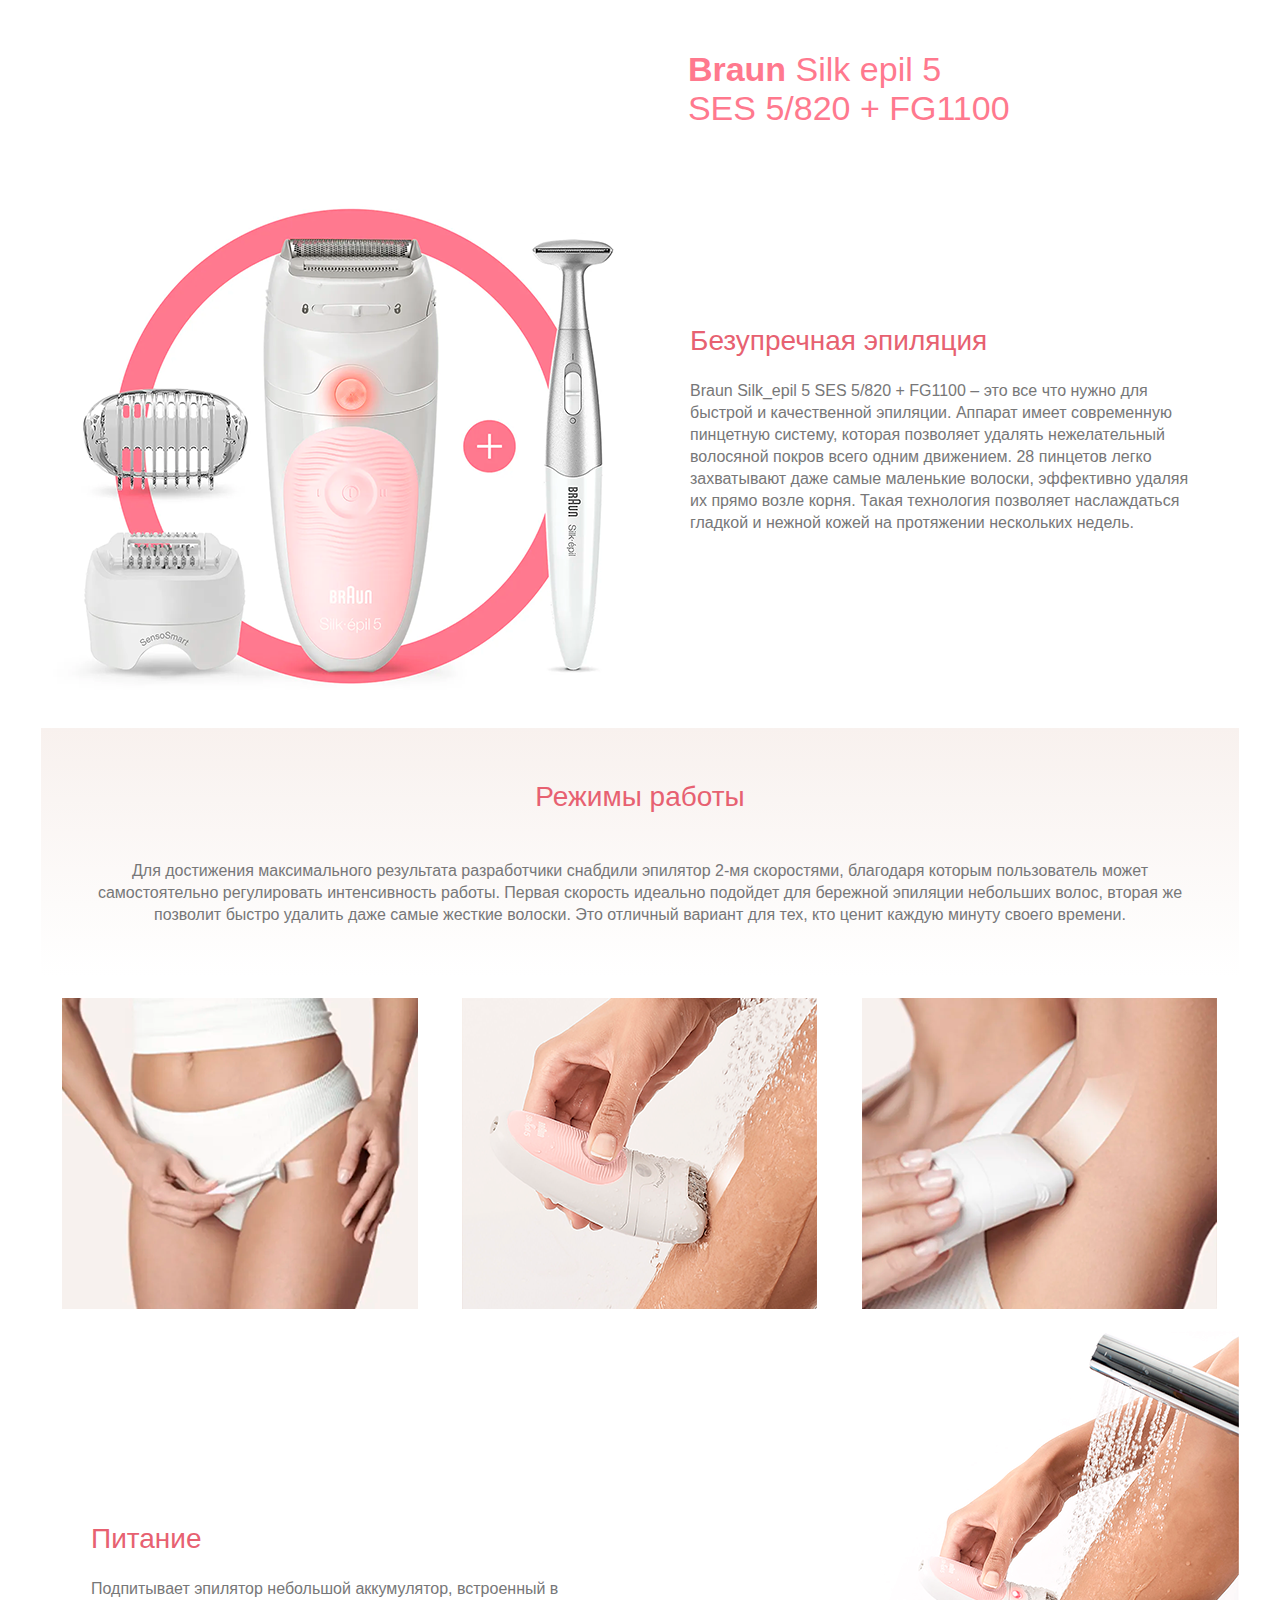
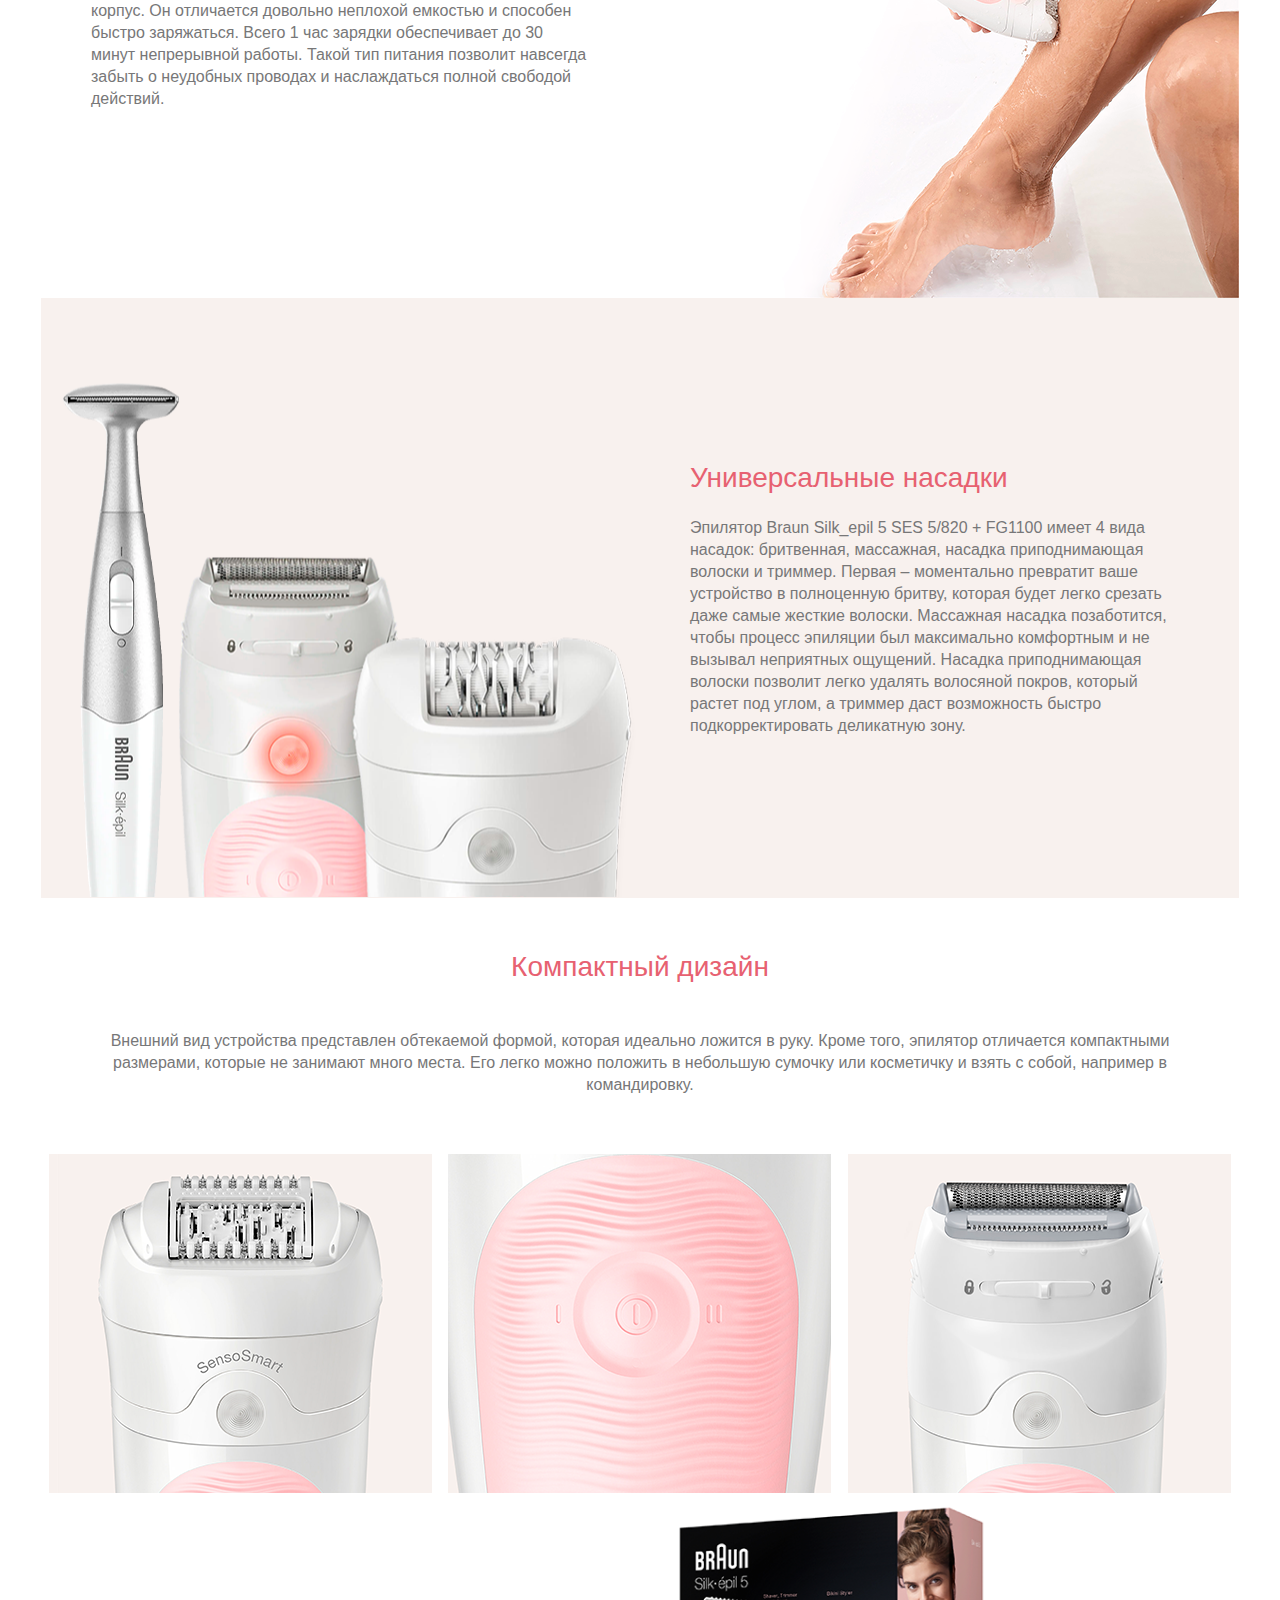
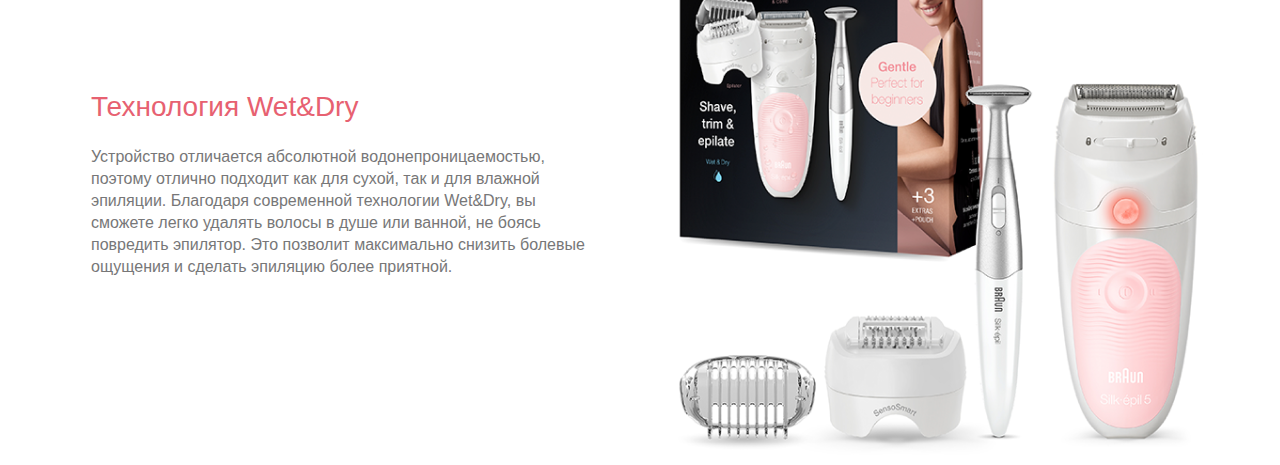
<file: index.html>
<!DOCTYPE html>
<html>
<head>
	<meta charset="utf-8">
	<meta name="viewport" content="width=device-width, initial-scale=1.0">
		<title>Braun Silk epil 5 SES 5/820 + FG1100</title>
	<link rel="stylesheet" href="styles/main.css">
</head>
<body class="flex">
<div class="l-container">
		   <div class="l-section l-column">
			<div class="l-half"></div>
			<div class="l-half">
				<h3 class="l-main-title text-left bold-p">
						<span>Braun</span> Silk epil 5<br> SES 5/820 + FG1100</h3>
		   </div>
           </div>
			<div class="l-section l-section-reverse">
				<div class="l-half l-center">
					<img class="l-img l-img-witdh-fifty" src="./icons/1.png" alt="">
				</div>
				<div class="l-half">
					<div class="l-description">
						<h3 class="l-title text-left title-color-pink">Безупречная эпиляция</h3>
						<p class="l-paragraph l-paragraph-left paragraph-color-gray">Braun Silk_epil 5 SES 5/820 + FG1100 – это все что нужно для быстрой и качественной эпиляции. Аппарат имеет современную пинцетную систему, которая позволяет удалять нежелательный волосяной покров всего одним движением. 28 пинцетов легко захватывают даже самые маленькие волоски, эффективно удаляя их прямо возле корня. Такая технология позволяет наслаждаться гладкой и нежной кожей на протяжении нескольких недель.</p>
					</div>
				</div>
			</div>
			
			<div class="l-section color-background-grad">
				<div class="l-description pad-c">
					<h3 class="l-title text-center title-color-pink">Режимы работы</h3>
					<p class="l-paragraph text-center paragraph-color-gray">Для достижения максимального результата разработчики снабдили эпилятор 2-мя скоростями, благодаря которым пользователь может самостоятельно регулировать интенсивность работы. Первая скорость идеально подойдет для бережной эпиляции небольших волос, вторая же позволит быстро удалить даже самые жесткие волоски. Это отличный вариант для тех, кто ценит каждую минуту своего времени.</p>
				</div>
			</div>
			<div class="l-section l-column">
				<div class="l-half l-center">
					<img class="l-img l-img-witdh-fifty" src="./icons/2.png" alt="">
				</div>
				<div class="l-half l-center">
					<img class="l-img l-img-witdh-fifty" src="./icons/3.png" alt="">
				</div>
				<div class="l-half l-center">
					<img class="l-img l-img-witdh-fifty" src="./icons/4.png" alt="">
				</div>
			</div>
			
			<div class="l-section l-column">
				<div class="l-half">
					<div class="l-description">
						<h3 class="l-title text-left title-color-pink">Питание</h3>
						<p class="l-paragraph l-paragraph-left paragraph-color-gray">Подпитывает эпилятор небольшой аккумулятор, встроенный в корпус. Он отличается довольно неплохой емкостью и способен быстро заряжаться. Всего 1 час зарядки обеспечивает до 30 минут непрерывной работы. Такой тип питания позволит навсегда забыть о неудобных проводах и наслаждаться полной свободой действий.</p>
					</div>
				</div>
				<div class="l-half l-half-right">
					<img class="l-img l-img-witdh-fifty" src="./icons/5.png" alt="">
				</div>
			</div>
			<div class="l-section l-section-reverse color-background-second">
				<div class="l-half l-center">
					<img class="l-img l-img-witdh-fifty" src="./icons/6.png" alt="">
				</div>
				<div class="l-half">
					<div class="l-description">
						<h3 class="l-title text-left title-color-pink">Универсальные насадки</h3>
						<p class="l-paragraph l-paragraph-left paragraph-color-gray">Эпилятор Braun Silk_epil 5 SES 5/820 + FG1100 имеет 4 вида насадок: бритвенная, массажная, насадка приподнимающая волоски и триммер. Первая – моментально превратит ваше устройство в полноценную бритву, которая будет легко срезать даже самые жесткие волоски. Массажная насадка позаботится, чтобы процесс эпиляции был максимально комфортным и не вызывал неприятных ощущений. Насадка приподнимающая волоски позволит легко удалять волосяной покров, который растет под углом, а триммер даст возможность быстро подкорректировать деликатную зону.</p>
					</div>
				</div>
			</div>
			<div class="l-section">
				<div class="l-description pad-c">
					<h3 class="l-title text-center title-color-pink">Компактный дизайн</h3>
					<p class="l-paragraph text-center paragraph-color-gray">Внешний вид устройства представлен обтекаемой формой, которая идеально ложится в руку. Кроме того, эпилятор отличается компактными размерами, которые не занимают много места. Его легко можно положить в небольшую сумочку или косметичку и взять с собой, например в командировку.</p>
			</div>
			</div>
			<div class="l-section l-column">
				<div class="l-half l-center">
					<img class="l-img l-img-witdh-fifty" src="./icons/7.png" alt="">
				</div>
				<div class="l-half l-center">
					<img class="l-img l-img-witdh-fifty" src="./icons/8.png" alt="">
				</div>
				<div class="l-half l-center">
					<img class="l-img l-img-witdh-fifty" src="./icons/9.png" alt="">
				</div>
			</div>
			
			<div class="l-section l-column">
				<div class="l-half">
					<div class="l-description">
						<h3 class="l-title text-left title-color-pink">Технология Wet&amp;Dry</h3>
						<p class="l-paragraph l-paragraph-left paragraph-color-gray">Устройство отличается абсолютной водонепроницаемостью, поэтому отлично подходит как для сухой, так и для влажной эпиляции. Благодаря современной технологии Wet&amp;Dry, вы сможете легко удалять волосы в душе или ванной, не боясь повредить эпилятор. Это позволит максимально снизить болевые ощущения и сделать эпиляцию более приятной.</p>
					</div>
				</div>
				<div class="l-half l-center">
					<img class="l-img l-img-witdh-fifty" src="./icons/10.png" alt="">
				</div>
			</div>
</div>
</body>
</html>
</file>
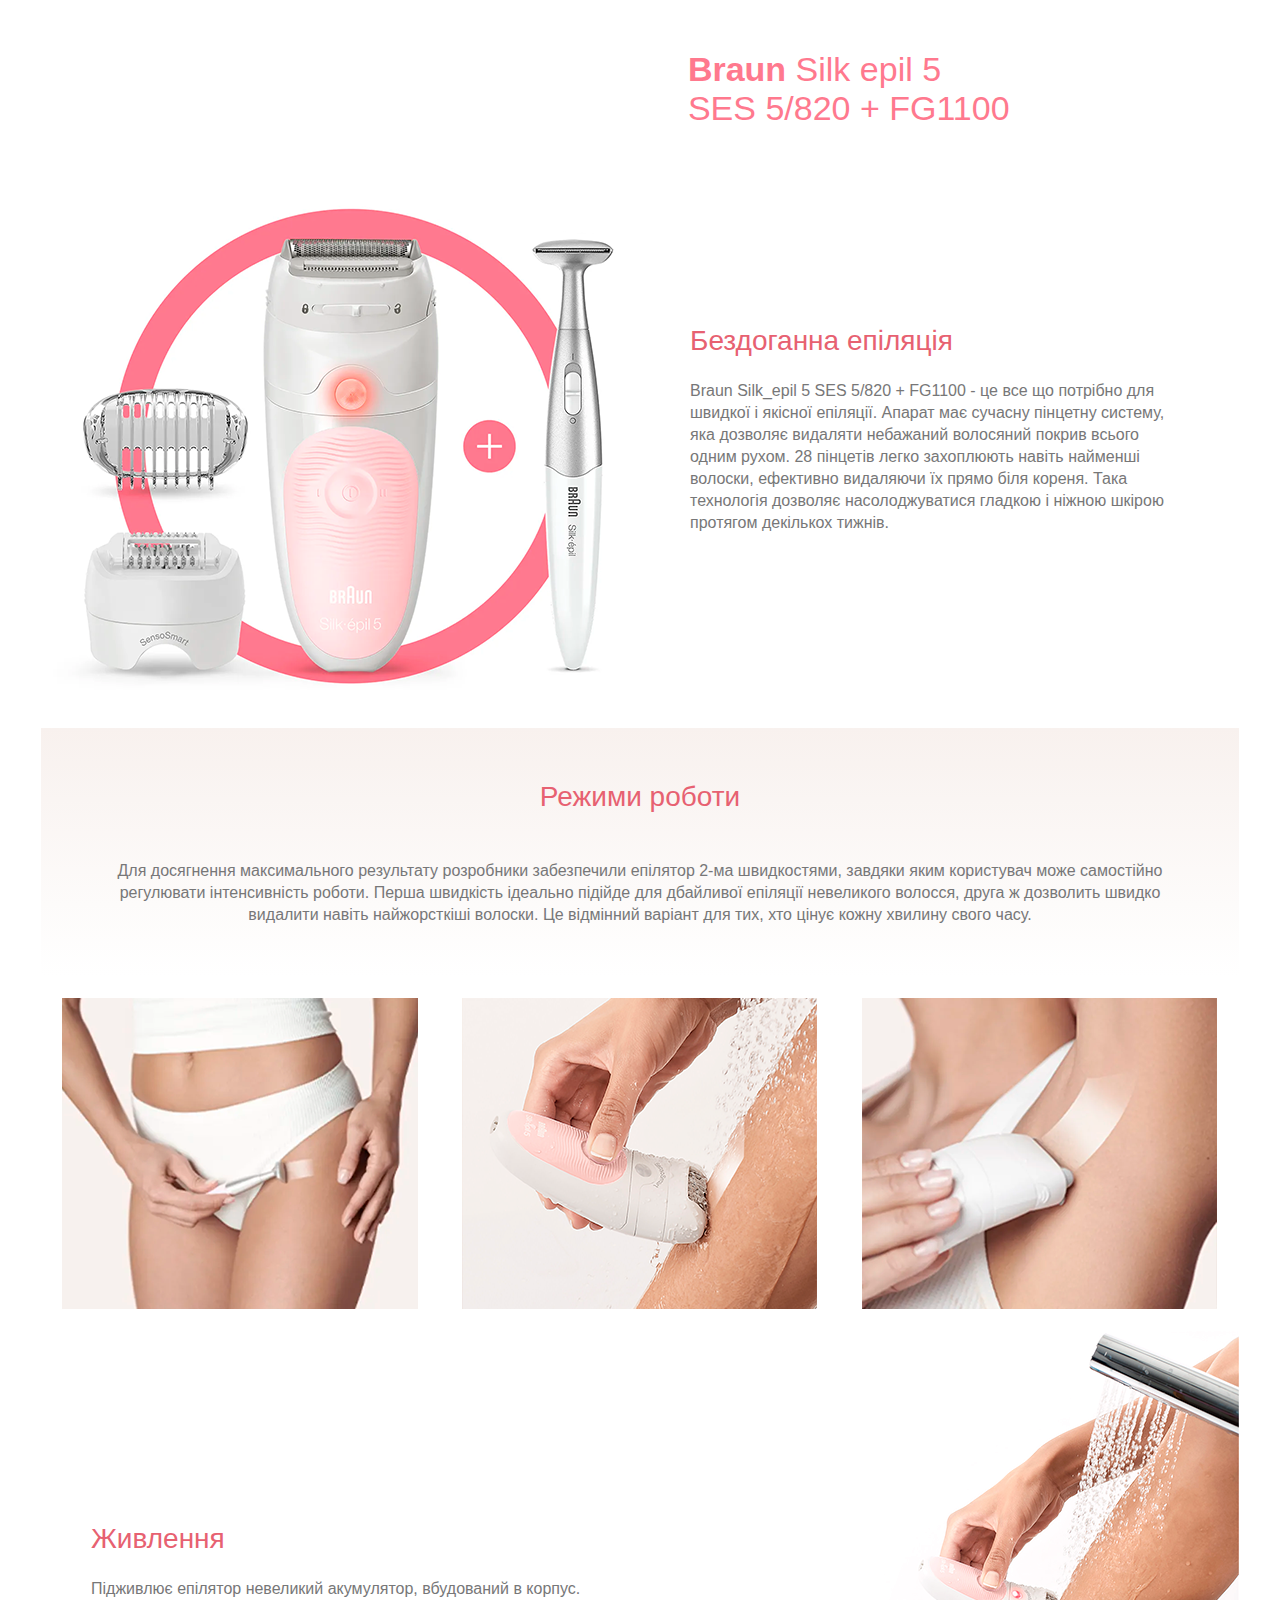
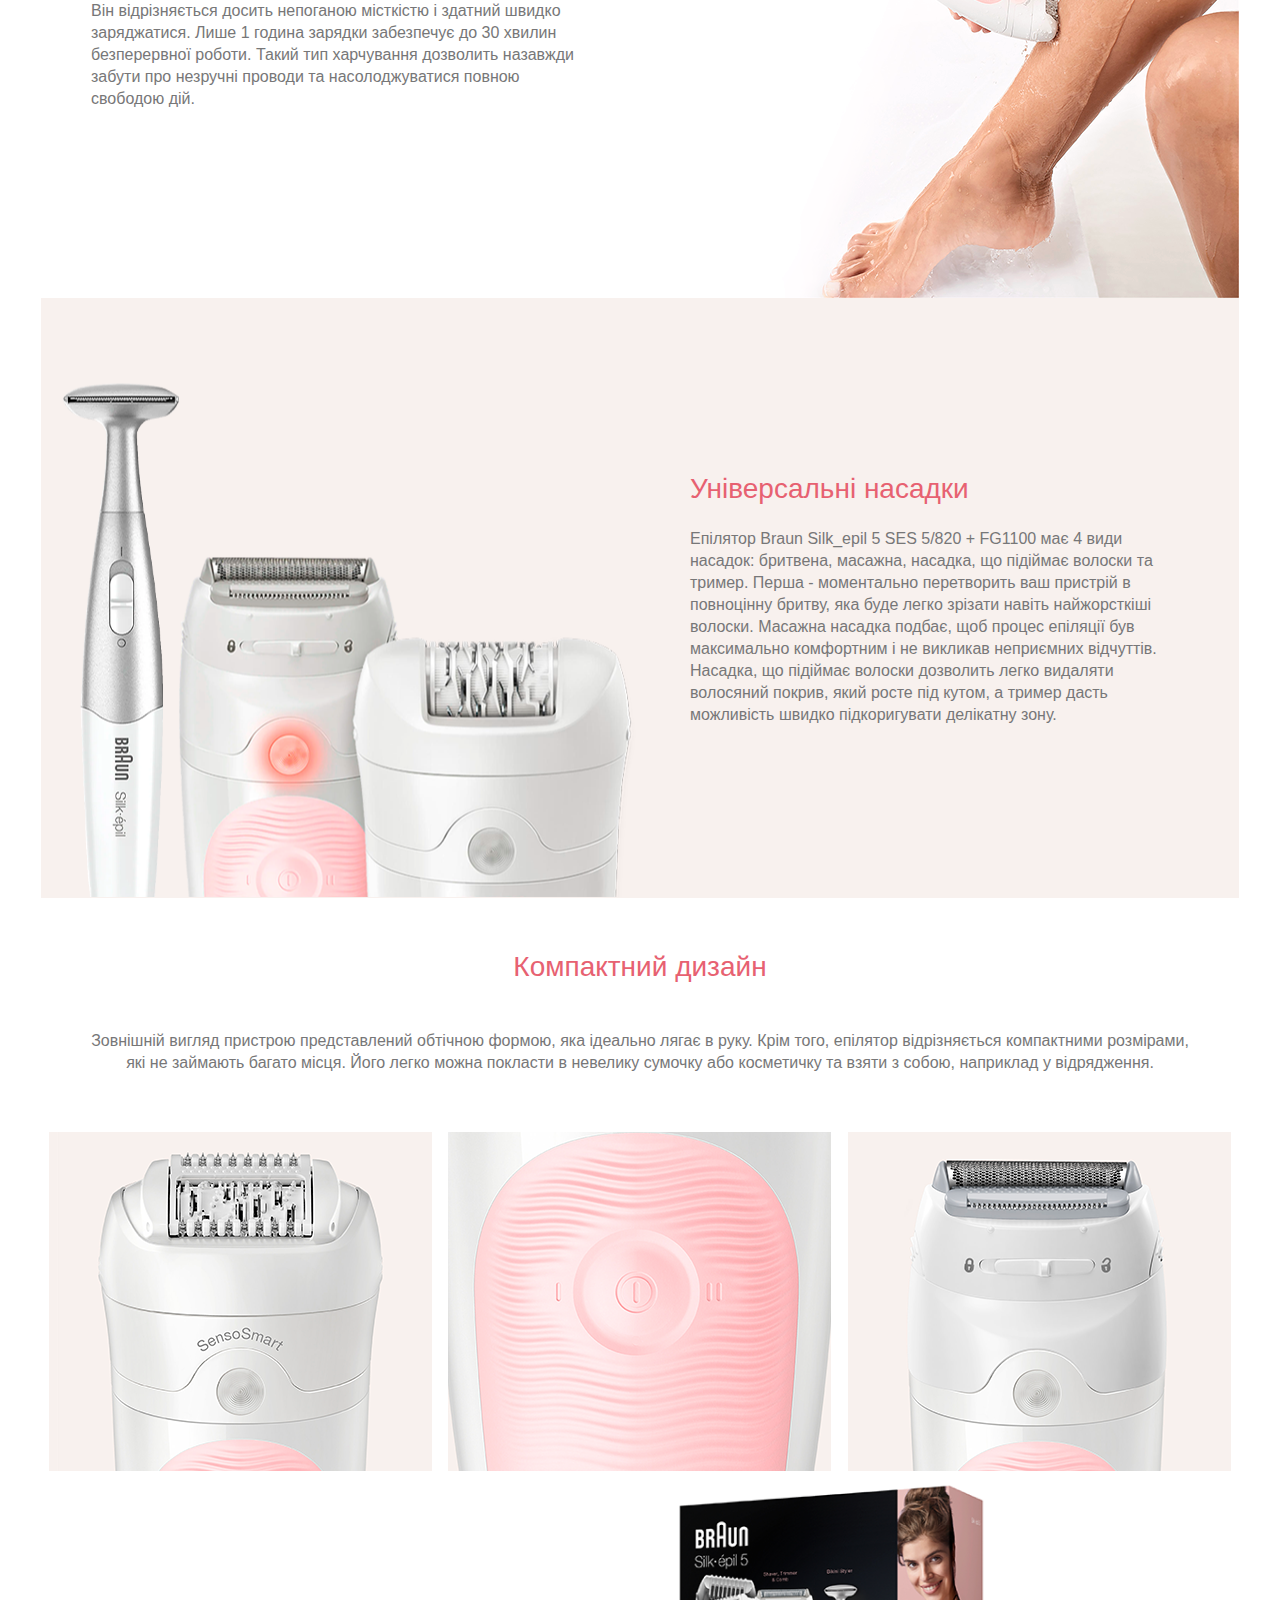
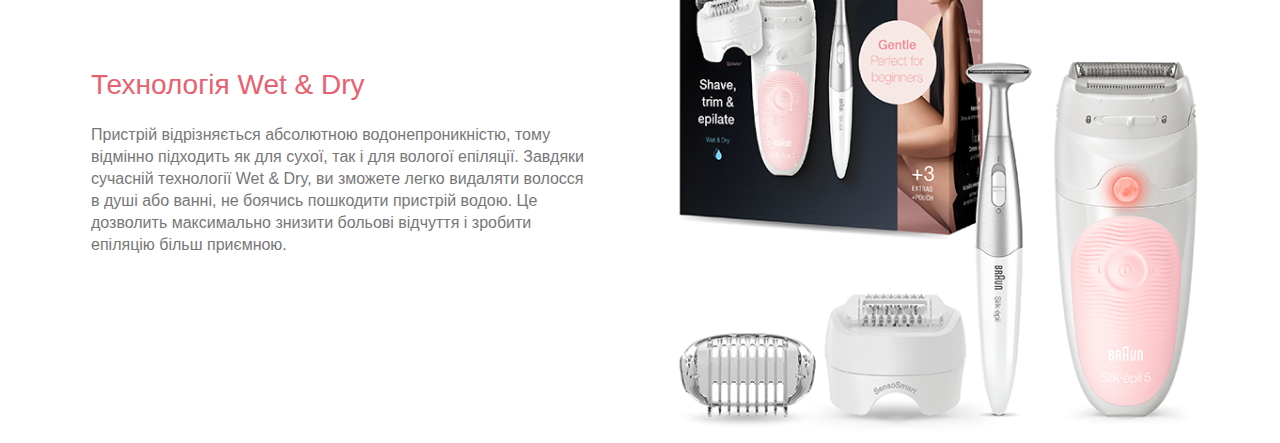
<file: indexUA.html>
<!DOCTYPE html>
<html>
<head>
	<meta charset="utf-8">
	<meta name="viewport" content="width=device-width, initial-scale=1.0">
		<title>Braun Silk epil 5 SES 5/820 + FG1100</title>
	<link rel="stylesheet" href="styles/main.css">
</head>
<body class="flex">
<div class="l-container">
		   <div class="l-section l-column">
			<div class="l-half"></div>
			<div class="l-half">
				<h3 class="l-main-title text-left bold-p">
						<span>Braun</span> Silk epil 5<br> SES 5/820 + FG1100</h3>
		   </div>
           </div>
			<div class="l-section l-section-reverse">
				<div class="l-half l-center">
					<img class="l-img l-img-witdh-fifty" src="./icons/1.png" alt="">
				</div>
				<div class="l-half">
					<div class="l-description">
						<h3 class="l-title text-left title-color-pink">Бездоганна епіляція</h3>
						<p class="l-paragraph l-paragraph-left paragraph-color-gray">Braun Silk_epil 5 SES 5/820 + FG1100 - це все що потрібно для швидкої і якісної епіляції. Апарат має сучасну пінцетну систему, яка дозволяє видаляти небажаний волосяний покрив всього одним рухом. 28 пінцетів легко захоплюють навіть найменші волоски, ефективно видаляючи їх прямо біля кореня. Така технологія дозволяє насолоджуватися гладкою і ніжною шкірою протягом декількох тижнів.</p>
					</div>
				</div>
			</div>
			
			<div class="l-section color-background-grad">
				<div class="l-description pad-c">
					<h3 class="l-title text-center title-color-pink">Режими роботи</h3>
					<p class="l-paragraph text-center paragraph-color-gray">Для досягнення максимального результату розробники забезпечили епілятор 2-ма швидкостями, завдяки яким користувач може самостійно регулювати інтенсивність роботи. Перша швидкість ідеально підійде для дбайливої епіляції невеликого волосся, друга ж дозволить швидко видалити навіть найжорсткіші волоски. Це відмінний варіант для тих, хто цінує кожну хвилину свого часу.</p>
				</div>
			</div>
			<div class="l-section l-column">
				<div class="l-half l-center">
					<img class="l-img l-img-witdh-fifty" src="./icons/2.png" alt="">
				</div>
				<div class="l-half l-center">
					<img class="l-img l-img-witdh-fifty" src="./icons/3.png" alt="">
				</div>
				<div class="l-half l-center">
					<img class="l-img l-img-witdh-fifty" src="./icons/4.png" alt="">
				</div>
			</div>
			
			<div class="l-section l-column">
				<div class="l-half">
					<div class="l-description">
						<h3 class="l-title text-left title-color-pink">Живлення</h3>
						<p class="l-paragraph l-paragraph-left paragraph-color-gray">Підживлює епілятор невеликий акумулятор, вбудований в корпус. Він відрізняється досить непоганою місткістю і здатний швидко заряджатися. Лише 1 година зарядки забезпечує до 30 хвилин безперервної роботи. Такий тип харчування дозволить назавжди забути про незручні проводи та насолоджуватися повною свободою дій.</p>
					</div>
				</div>
				<div class="l-half l-half-right">
					<img class="l-img l-img-witdh-fifty" src="./icons/5.png" alt="">
				</div>
			</div>
			<div class="l-section l-section-reverse color-background-second">
				<div class="l-half l-center">
					<img class="l-img l-img-witdh-fifty" src="./icons/6.png" alt="">
				</div>
				<div class="l-half">
					<div class="l-description">
						<h3 class="l-title text-left title-color-pink">Універсальні насадки</h3>
						<p class="l-paragraph l-paragraph-left paragraph-color-gray">Епілятор Braun Silk_epil 5 SES 5/820 + FG1100 має 4 види насадок: бритвена, масажна, насадка, що підіймає волоски та тример. Перша - моментально перетворить ваш пристрій в повноцінну бритву, яка буде легко зрізати навіть найжорсткіші волоски. Масажна насадка подбає, щоб процес епіляції був максимально комфортним і не викликав неприємних відчуттів. Насадка, що підіймає волоски дозволить легко видаляти волосяний покрив, який росте під кутом, а тример дасть можливість швидко підкоригувати делікатну зону.</p>
					</div>
				</div>
			</div>
			<div class="l-section">
				<div class="l-description pad-c">
					<h3 class="l-title text-center title-color-pink">Компактний дизайн</h3>
					<p class="l-paragraph text-center paragraph-color-gray">Зовнішній вигляд пристрою представлений обтічною формою, яка ідеально лягає в руку. Крім того, епілятор відрізняється компактними розмірами, які не займають багато місця. Його легко можна покласти в невелику сумочку або косметичку та взяти з собою, наприклад у відрядження.</p>
			</div>
			</div>
			<div class="l-section l-column">
				<div class="l-half l-center">
					<img class="l-img l-img-witdh-fifty" src="./icons/7.png" alt="">
				</div>
				<div class="l-half l-center">
					<img class="l-img l-img-witdh-fifty" src="./icons/8.png" alt="">
				</div>
				<div class="l-half l-center">
					<img class="l-img l-img-witdh-fifty" src="./icons/9.png" alt="">
				</div>
			</div>
			
			<div class="l-section l-column">
				<div class="l-half">
					<div class="l-description">
						<h3 class="l-title text-left title-color-pink">Технологія Wet & Dry</h3>
						<p class="l-paragraph l-paragraph-left paragraph-color-gray">Пристрій відрізняється абсолютною водонепроникністю, тому відмінно підходить як для сухої, так і для вологої епіляції. Завдяки сучасній технології Wet & Dry, ви зможете легко видаляти волосся в душі або ванні, не боячись пошкодити пристрій водою. Це дозволить максимально знизити больові відчуття і зробити епіляцію більш приємною.</p>
					</div>
				</div>
				<div class="l-half l-center">
					<img class="l-img l-img-witdh-fifty" src="./icons/10.png" alt="">
				</div>
			</div>
</div>
</body>
</html>
</file>
<file: styles/main.css>
body {
  font-family: Arial, Helvetica, sans-serif;
  margin: 0;
}

.tab .content.description-content {
  padding-right: 0px !important;
}

.tab .content {
  padding: 0px !important;
}

.l-container {
  max-width: 1198px;
  background-color: #fff;
  overflow: hidden;
}

.l-section {
  width: 100%;
  display: flex;
}
@media screen and (max-width: 768px) {
  .l-section {
    max-height: none;
    height: auto;
  }
}

.l-color-background-one {
  background-color: #020002;
}

.l-color-background-two {
  background-color: #000;
}

.l-color-background-three {
  background-color: #ffc4c0;
}

.l-color-background-four {
  background-color: #020202;
}

.l-color-background-five {
  background-color: #ebebeb;
}

.l-color-background-six {
  background: linear-gradient(180deg, #f1fbfd 25%, white 44%);
}

.l-color-background-seven {
  background-color: #f1fbfd;
}

.l-color-background-eight {
  background-color: #dde8fb;
}

.l-color-background-ten {
  background-color: #523a1e;
}

.main-color-custom {
  color: #ffdd11;
}

.l-half {
  width: 50%;
}
@media screen and (max-width: 768px) {
  .l-half {
    width: 100%;
    height: 50%;
  }
}

.logo-title-wrapper {
  display: flex;
  align-items: center;
  padding-top: 8.35%;
  padding-left: 8.35%;
}
@media screen and (max-width: 768px) {
  .logo-title-wrapper {
    justify-content: center;
    padding-left: 8.35%;
    padding-right: 8.35%;
  }
}
@media screen and (max-width: 480px) {
  .logo-title-wrapper {
    flex-direction: column;
  }
}

.l-logo {
  margin-right: 30px;
}

.l-main-title {
  font-size: 34px !important;
  font-weight: bold;
  padding: 0;
  margin: 0;
  flex: 1;
}
@media screen and (max-width: 768px) {
  .l-main-title {
    text-align: center;
    padding-bottom: 2.61%;
    padding-top: 2.61%;
    flex: 1;
  }
}
@media screen and (max-width: 480px) {
  .l-main-title {
    flex: 0;
    font-size: 28px !important;
  }
}

.l-main-title-color {
  color: #fff !important;
}

.l-description {
  box-sizing: border-box;
  display: flex;
  align-items: center;
  justify-content: center;
  flex-direction: column;
  padding: 0 8.35%;
  height: 100%;
}
@media screen and (max-width: 768px) {
  .l-description {
    text-align: center;
  }
}

.ul-center {
  text-align: left;
  list-style: disc;
  color: #000;
  padding: 0;
  padding-left: 17px;
  font-size: 16px !important;
}
@media screen and (max-width: 768px) {
  .ul-center {
    list-style: none;
    text-align: center;
    font-size: 14px !important;
  }
}

.li-margin {
  margin-bottom: 4px;
}
.li-margin:last-child {
  margin-bottom: 0;
}

.l-description-color {
  color: #fff;
}

.l-description-intro {
  height: 75%;
}

.l-title {
  font-size: 28px !important;
  padding: 0 !important;
  margin: 0;
  margin-bottom: 4.01% !important;
  font-weight: normal;
  line-height: 38px;
  color: #000 !important;
  width: 100%;
  text-align: start;
}
@media screen and (max-width: 768px) {
  .l-title {
    margin-top: 20px !important;
    text-align: center;
  }
}
@media screen and (max-width: 480px) {
  .l-title {
    font-size: 24px !important;
  }
}

.l-title-h4 {
  font-size: 22px !important;
}

.l-title-color {
  color: #fff !important;
}

.l-title-gradient {
  text-transform: uppercase;
  background: linear-gradient(-225deg, #da0f23 20%, #56439d 41%, #2656ca 143%, #2656ca);
  background: linear-gradient(-250deg, #da0f23 37%, #56439d 75%, #eabafd 245%, #2656ca);
  -webkit-background-clip: text;
          background-clip: text;
  -webkit-text-fill-color: transparent;
}

.l-paragraph {
  font-size: 16px;
  line-height: 22px;
  padding: 0;
  margin: 0;
  color: #000 !important;
}
@media screen and (max-width: 768px) {
  .l-paragraph {
    margin-bottom: 30px;
  }
}
@media screen and (max-width: 480px) {
  .l-paragraph {
    font-size: 14px;
  }
}

.l-paragraph-color {
  color: #fff !important;
}

.l-img {
  max-width: 100%;
  object-fit: cover;
}

.l-img-padding {
  box-sizing: border-box;
  padding-bottom: 30px;
  padding-top: 30px;
}
@media screen and (max-width: 768px) {
  .l-img-padding {
    padding-top: 0;
  }
}

.l-img-padding2 {
  box-sizing: border-box;
  padding-bottom: 30px;
  padding-top: 30px;
}

.l-img-pb {
  box-sizing: border-box;
  padding-bottom: 30px;
}

.l-img-pt {
  box-sizing: border-box;
  padding-top: 30px;
}
@media screen and (max-width: 768px) {
  .l-img-pt {
    padding-top: 0;
  }
}

@media screen and (max-width: 768px) {
  .l-img-witdh-fifty {
    width: 55%;
  }
}

@media screen and (max-width: 768px) {
  .l-img-witdh-fifty2 {
    width: 80%;
  }
}

@media screen and (max-width: 768px) {
  .l-img-witdh-ohf {
    max-width: none;
    width: 130%;
  }
}

@media screen and (max-width: 768px) {
  .l-img-custom {
    margin-right: -22.1%;
  }
}
@media screen and (max-width: 480px) {
  .l-img-custom {
    margin-right: 0;
  }
}

.l-img-witdh {
  width: 50%;
}

.l-img-wrapper {
  display: flex;
  flex-wrap: wrap;
  margin-bottom: 8.35%;
}

.l-center {
  display: flex;
  align-items: center;
  justify-content: center;
}
@media screen and (max-width: 768px) {
  .l-center img {
    height: auto;
  }
}

.text-center {
  text-align: center;
}

.l-title-center {
  text-align: center;
  margin-top: 2.01% !important;
  margin-bottom: 2.01% !important;
}

.l-paragraph-center {
  text-align: center;
  padding: 0 8.35%;
  margin-bottom: 2.01%;
}

.l-flex {
  display: flex;
  flex-direction: column;
}

.l-relative {
  position: relative;
}

@media screen and (max-width: 768px) {
  .l-section-reverse {
    flex-direction: column-reverse;
  }
}

@media screen and (max-width: 768px) {
  .l-column {
    display: flex;
    flex-direction: column;
  }
}

.flex {
  display: flex;
  justify-content: center;
  background-color: #fff;
}

.color-background-second {
  background-color: #F8F1EE;
}

.color-background-grad {
  background: linear-gradient(180deg, #F8F1EE 0%, #FFFFFF 100%);
}

.l-main-title > span {
  font-weight: bold;
}

.bold-p {
  color: #FF798E;
  font-weight: normal;
  padding-top: 50px;
  padding-left: 8%;
}
@media screen and (max-width: 768px) {
  .bold-p {
    padding-left: 0px;
  }
}
@media screen and (max-width: 480px) {
  .bold-p {
    padding-left: 0px;
    margin-left: auto;
    margin-right: auto;
  }
}

.pad-c {
  padding-top: 50px;
  padding-bottom: 50px;
  padding-right: 4%;
  padding-left: 4%;
}
@media screen and (max-width: 768px) {
  .pad-c {
    padding-top: 0px;
    padding-bottom: 0px;
  }
}
@media screen and (max-width: 480px) {
  .pad-c {
    padding-top: 0px;
    padding-bottom: 0px;
  }
}

.title-color-pink {
  color: #E76171 !important;
}

.paragraph-color-gray {
  color: #777778 !important;
}

.l-half-right {
  display: flex;
  align-items: center;
  justify-content: flex-end;
}
</file>
